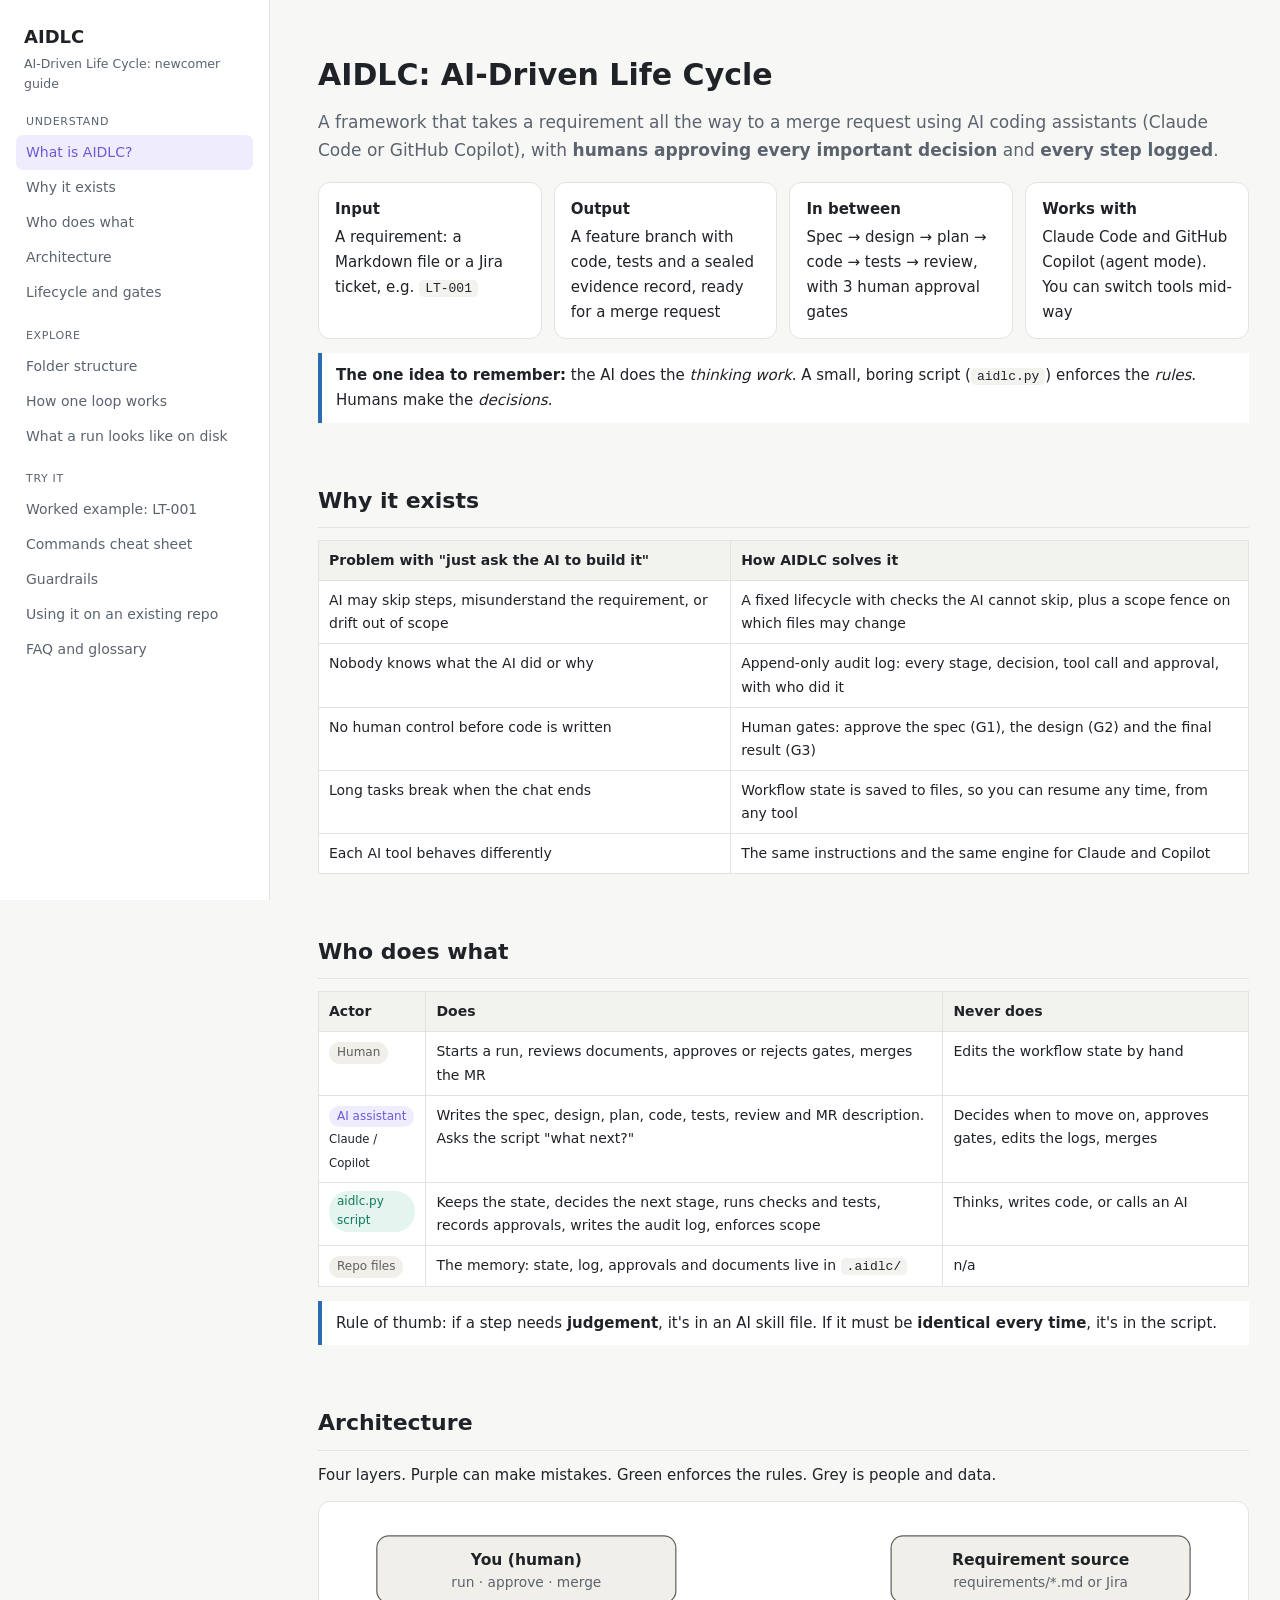
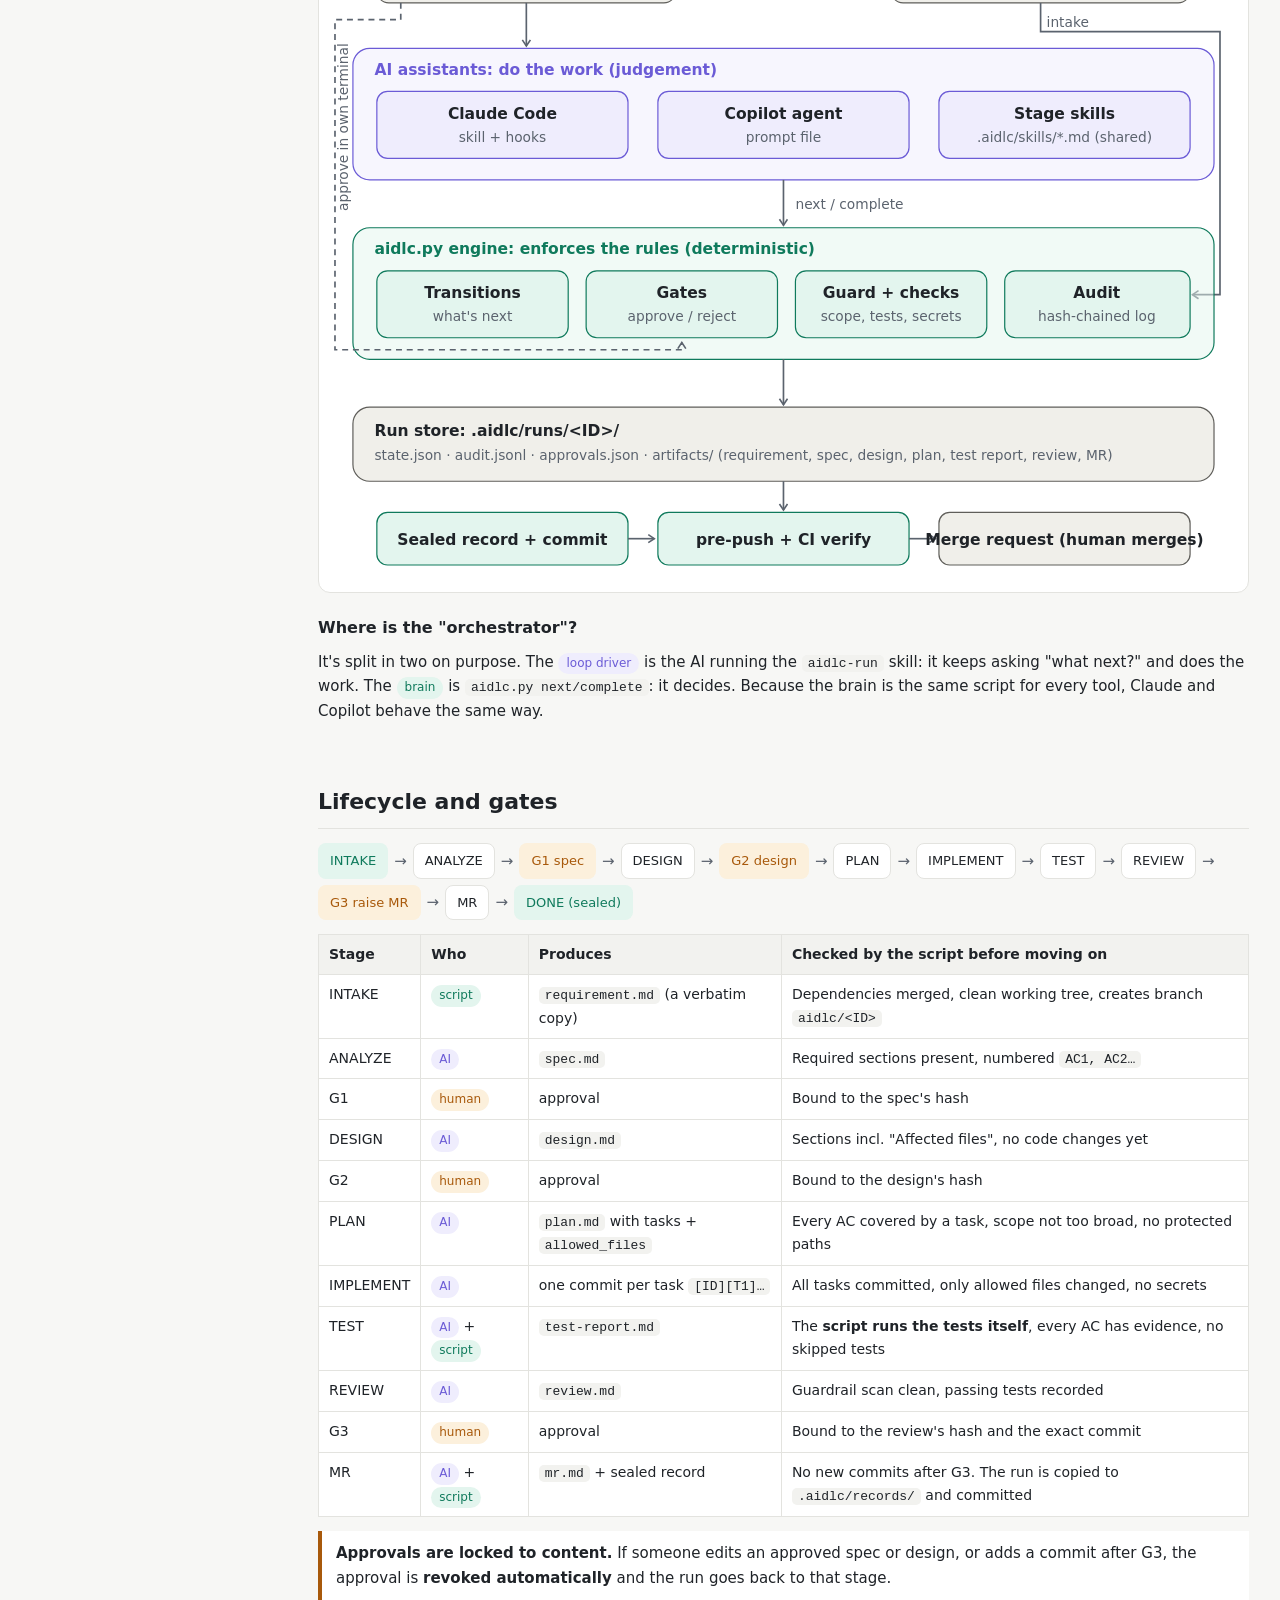
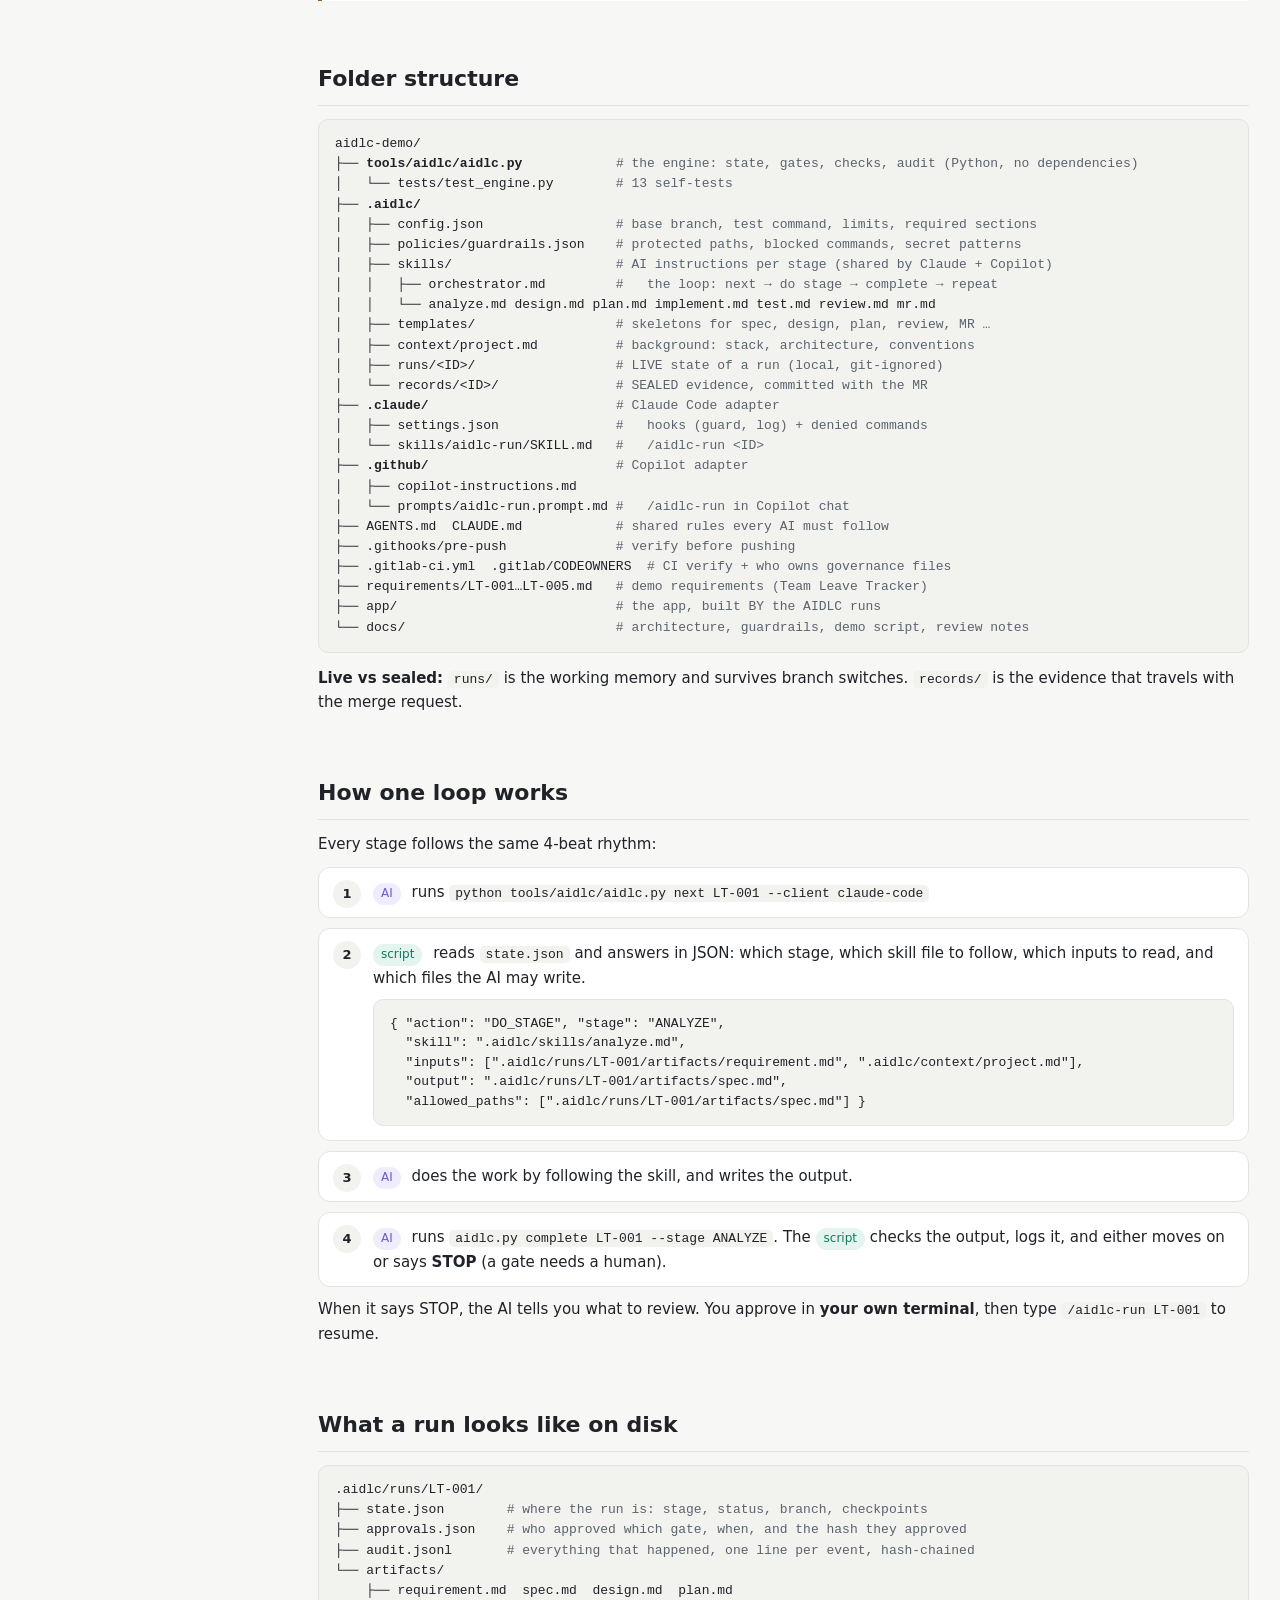
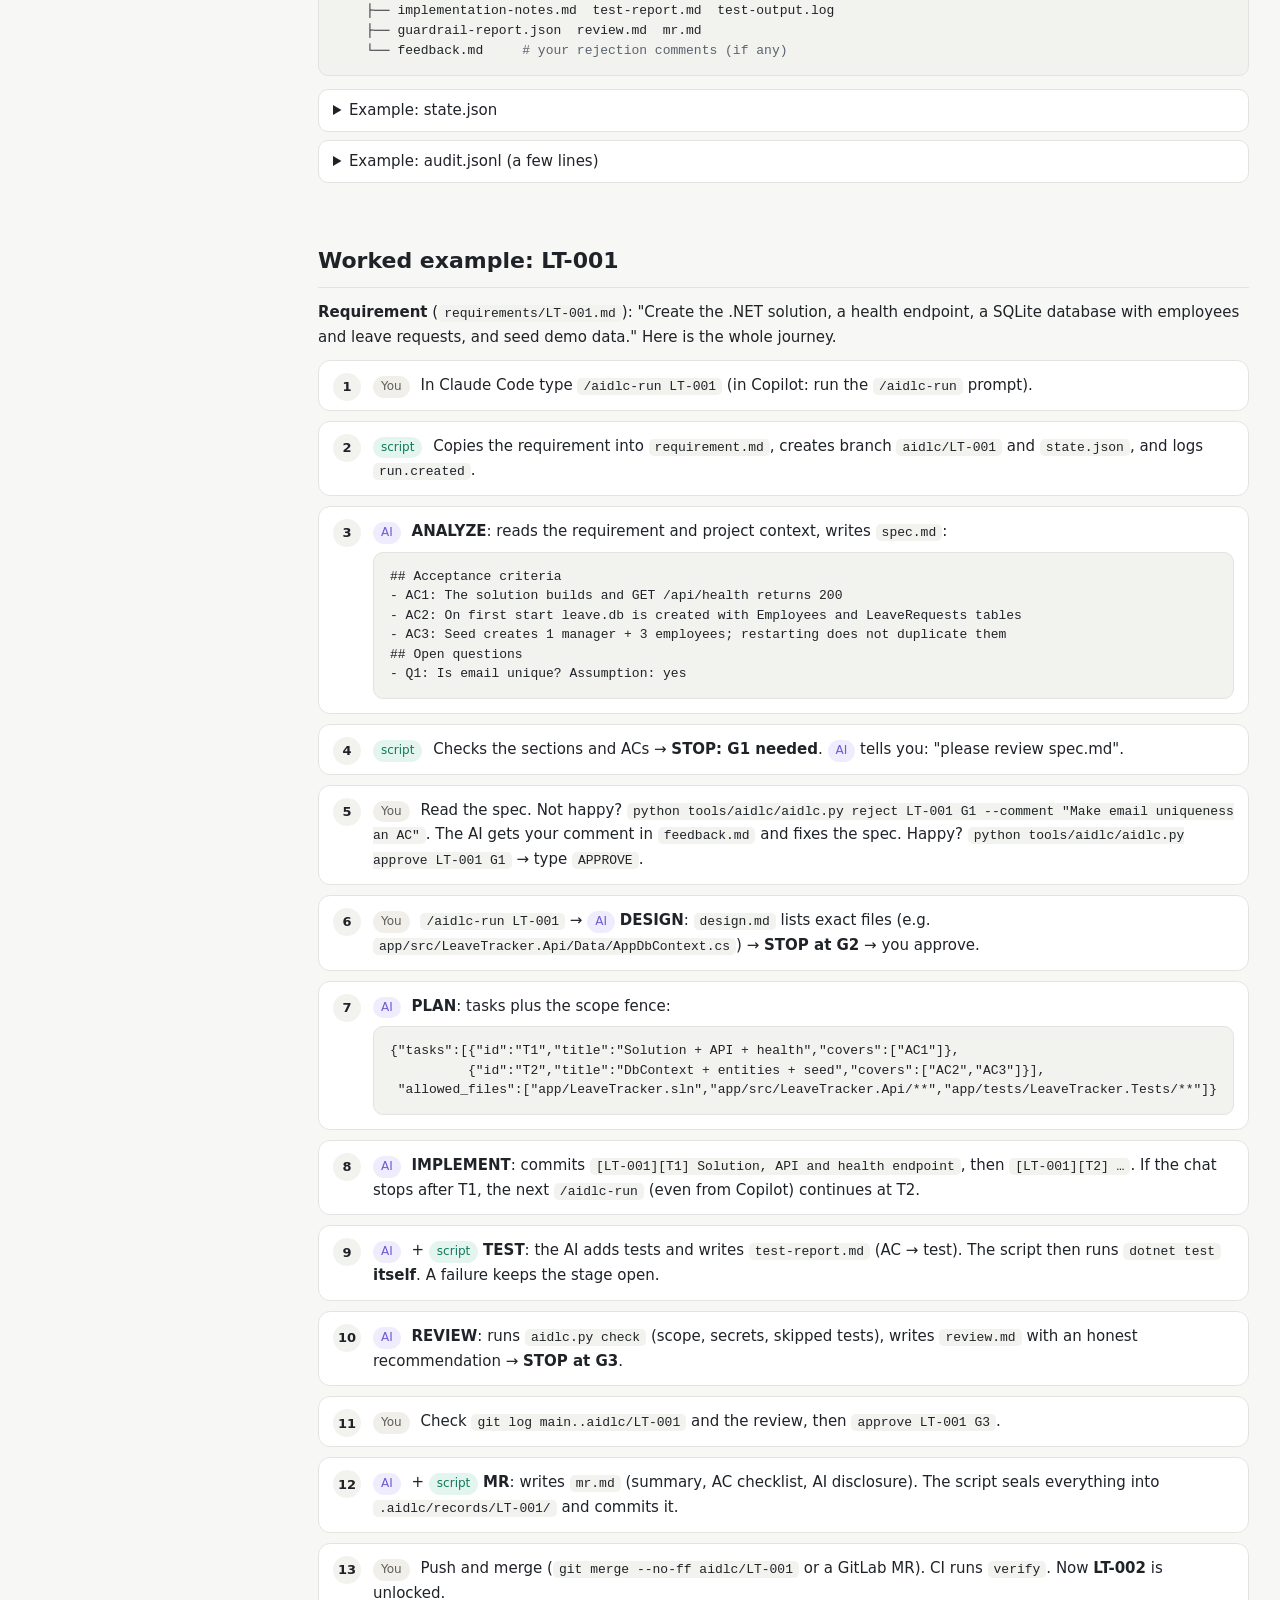
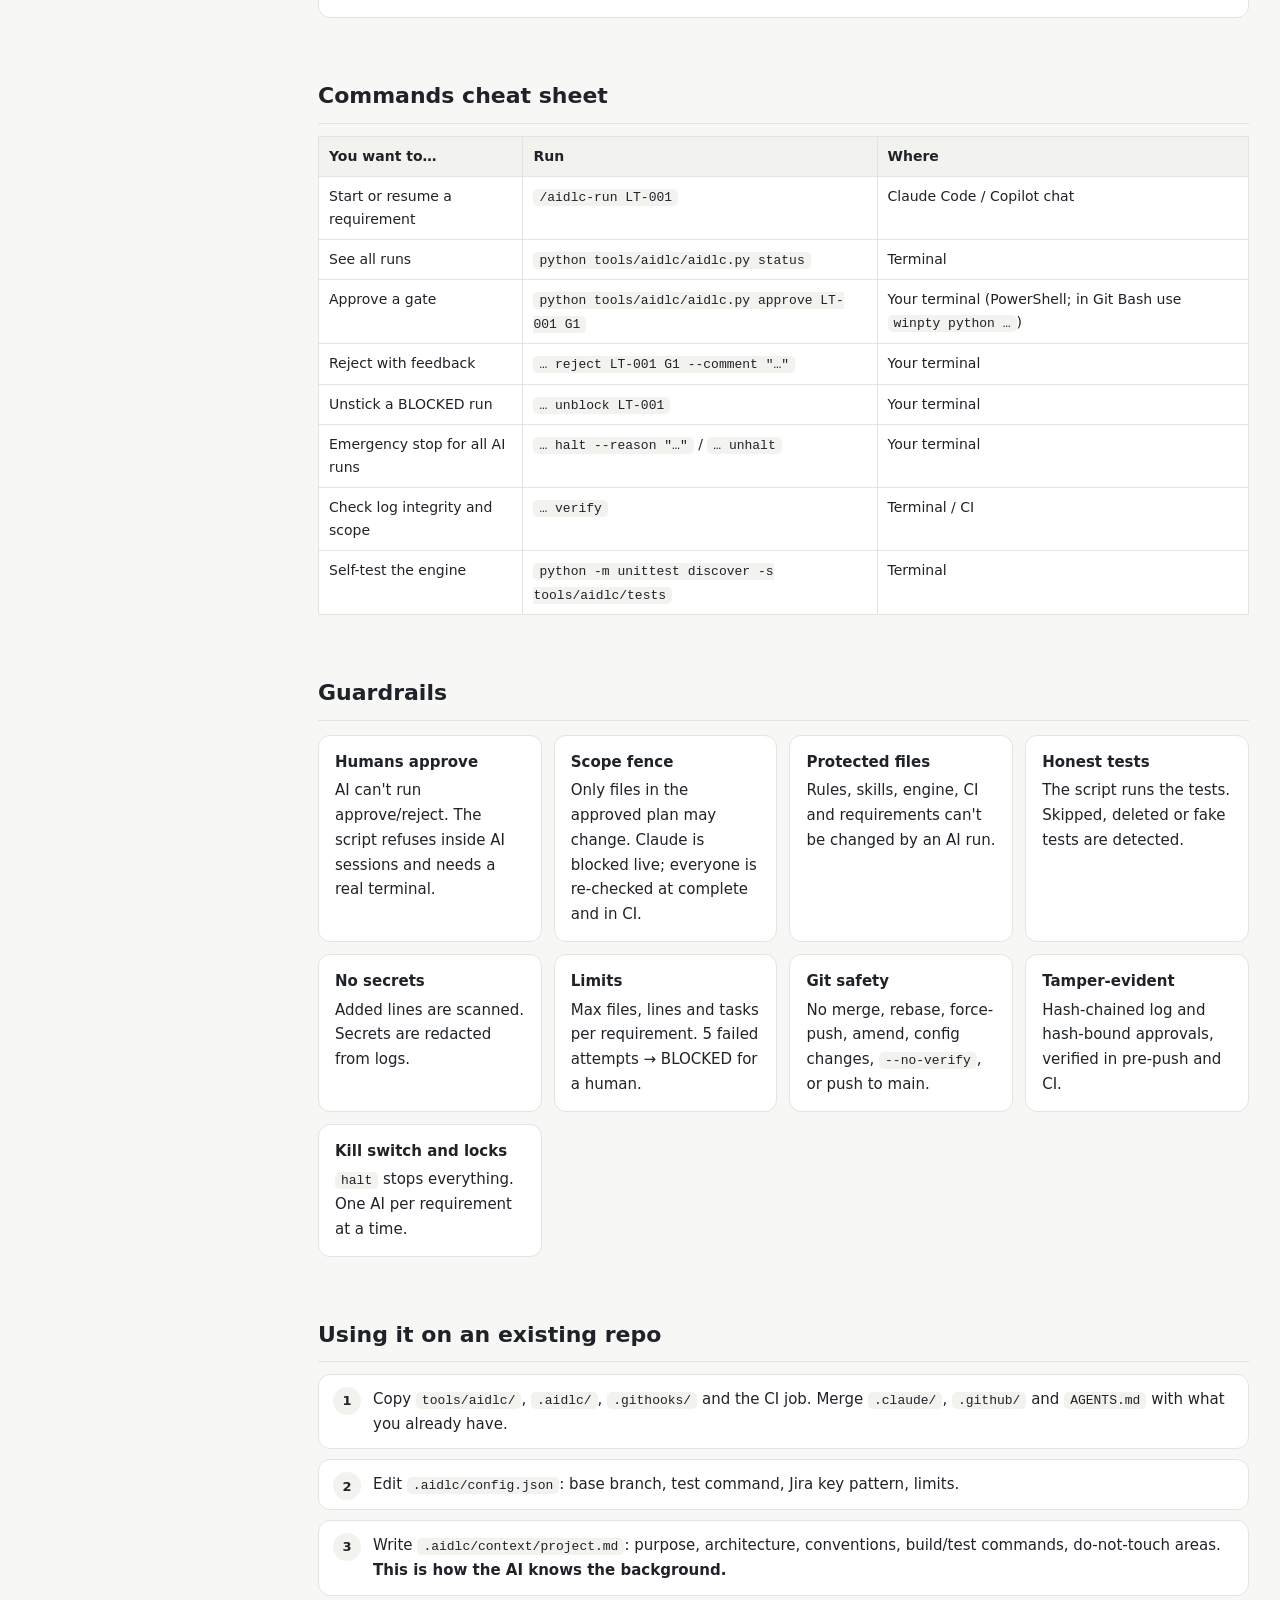
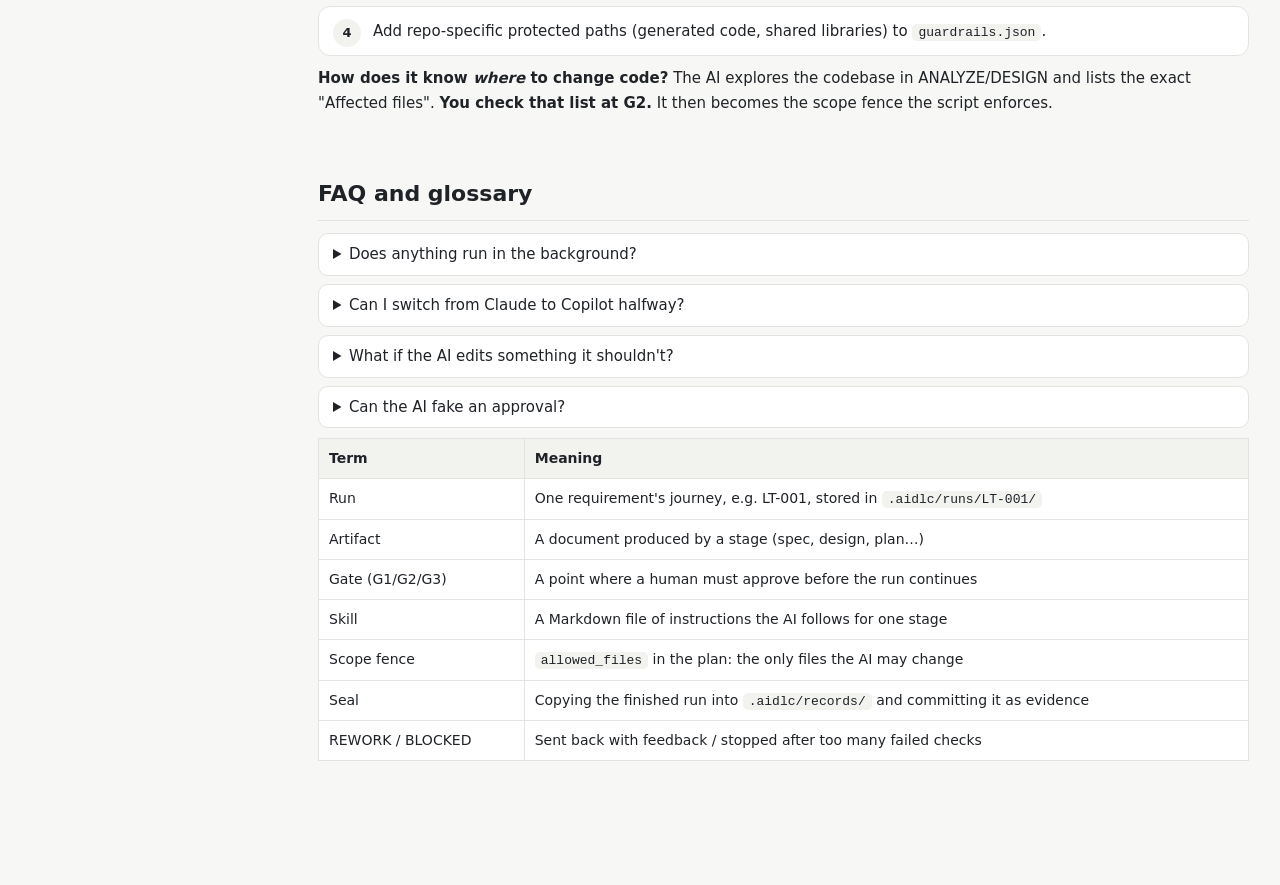
<file: files/aidlc-guide.html>
<!DOCTYPE html>
<html lang="en">
<head>
<meta charset="utf-8">
<meta name="viewport" content="width=device-width, initial-scale=1">
<title>AIDLC: AI-Driven Life Cycle guide</title>
<style>
  :root{
    --bg:#f7f7f5; --panel:#ffffff; --text:#1f2328; --muted:#5b636e; --line:#e3e3df;
    --ai:#6b5bd6; --ai-bg:#efedfd; --eng:#0f7a5c; --eng-bg:#e3f5ee; --hum:#5f5e5a; --hum-bg:#f0efea;
    --gate:#a8590b; --gate-bg:#fcf0dc; --code:#f2f2ef; --accent:#2b6cb0;
  }
  @media (prefers-color-scheme: dark){
    :root{ --bg:#16171a; --panel:#1e2024; --text:#e6e6e3; --muted:#a2a6ad; --line:#30333a;
      --ai:#a99ff0; --ai-bg:#2a2650; --eng:#5ccaa5; --eng-bg:#12372d; --hum:#c9c7bf; --hum-bg:#2c2c2a;
      --gate:#f0b15c; --gate-bg:#3e2a0c; --code:#25272c; --accent:#7fb3ec; }
  }
  *{box-sizing:border-box}
  html{scroll-behavior:smooth}
  body{margin:0;font:15px/1.65 system-ui,-apple-system,"Segoe UI",Roboto,sans-serif;color:var(--text);background:var(--bg)}
  .layout{display:grid;grid-template-columns:270px 1fr;min-height:100vh}
  nav{position:sticky;top:0;height:100vh;overflow:auto;background:var(--panel);border-right:1px solid var(--line);padding:22px 16px}
  nav .brand{font-weight:600;font-size:18px;margin:0 8px 2px}
  nav .sub{color:var(--muted);font-size:12.5px;margin:0 8px 18px}
  nav a{display:block;padding:6px 10px;border-radius:7px;color:var(--muted);text-decoration:none;font-size:14px}
  nav a:hover{background:var(--code);color:var(--text)}
  nav a.active{background:var(--ai-bg);color:var(--ai);font-weight:500}
  nav .grp{font-size:11px;text-transform:uppercase;letter-spacing:.06em;color:var(--muted);margin:16px 10px 4px}
  main{padding:36px 48px 80px;max-width:1040px}
  section{padding-top:14px;margin-bottom:46px;scroll-margin-top:12px}
  h1{font-size:30px;margin:0 0 6px;font-weight:600}
  h2{font-size:22px;margin:0 0 12px;font-weight:600;border-bottom:1px solid var(--line);padding-bottom:8px}
  h3{font-size:16px;margin:22px 0 8px;font-weight:600}
  p{margin:8px 0}
  .lead{font-size:17px;color:var(--muted);margin-bottom:18px}
  code,pre{font-family:ui-monospace,"Cascadia Code",Consolas,monospace;font-size:13px}
  code{background:var(--code);padding:1px 6px;border-radius:5px}
  pre{background:var(--code);padding:14px 16px;border-radius:10px;overflow:auto;border:1px solid var(--line);line-height:1.5}
  pre code{background:none;padding:0}
  table{border-collapse:collapse;width:100%;margin:10px 0;font-size:14px;background:var(--panel)}
  th,td{border:1px solid var(--line);padding:8px 10px;text-align:left;vertical-align:top}
  th{background:var(--code);font-weight:600}
  .cards{display:grid;grid-template-columns:repeat(auto-fit,minmax(220px,1fr));gap:12px;margin:14px 0}
  .card{background:var(--panel);border:1px solid var(--line);border-radius:12px;padding:14px 16px}
  .card b{display:block;margin-bottom:4px}
  .tag{display:inline-block;font-size:12px;padding:1px 8px;border-radius:20px;font-weight:500}
  .t-ai{background:var(--ai-bg);color:var(--ai)} .t-eng{background:var(--eng-bg);color:var(--eng)}
  .t-hum{background:var(--hum-bg);color:var(--hum)} .t-gate{background:var(--gate-bg);color:var(--gate)}
  .callout{border-left:4px solid var(--accent);background:var(--panel);padding:10px 14px;border-radius:0;margin:14px 0}
  .callout.warn{border-color:var(--gate)}
  .flow{display:flex;flex-wrap:wrap;align-items:center;gap:6px;margin:14px 0}
  .flow span{padding:6px 11px;border-radius:8px;font-size:13px;font-weight:500;border:1px solid var(--line);background:var(--panel)}
  .flow .g{background:var(--gate-bg);color:var(--gate);border-color:transparent}
  .flow .e{background:var(--eng-bg);color:var(--eng);border-color:transparent}
  .flow i{font-style:normal;color:var(--muted)}
  .diagram{background:var(--panel);border:1px solid var(--line);border-radius:12px;padding:10px;margin:14px 0}
  .diagram svg{width:100%;height:auto;display:block}
  svg .box{fill:var(--panel);stroke:var(--line)} svg text{fill:var(--text);font:13px system-ui,sans-serif}
  svg .ai{fill:var(--ai-bg);stroke:var(--ai)} svg .eng{fill:var(--eng-bg);stroke:var(--eng)}
  svg .hum{fill:var(--hum-bg);stroke:var(--hum)} svg .sm{font-size:11.5px;fill:var(--muted)}
  svg .t-ai{fill:var(--ai)} svg .t-eng{fill:var(--eng)} svg .ttl{font-weight:600}
  svg .arr{stroke:var(--muted);stroke-width:1.4;fill:none} svg .dash{stroke-dasharray:5 4}
  .tree{white-space:pre;line-height:1.55}
  .tree .c{color:var(--muted)}
  .steps{counter-reset:s;list-style:none;padding:0;margin:10px 0}
  .steps>li{counter-increment:s;position:relative;padding:12px 14px 12px 54px;background:var(--panel);border:1px solid var(--line);border-radius:12px;margin-bottom:10px}
  .steps>li::before{content:counter(s);position:absolute;left:14px;top:12px;width:28px;height:28px;border-radius:50%;background:var(--code);display:grid;place-items:center;font-weight:600;font-size:13px}
  .who{margin-right:6px}
  .steps pre{margin:8px 0 2px}
  details{background:var(--panel);border:1px solid var(--line);border-radius:10px;padding:8px 14px;margin:8px 0}
  summary{cursor:pointer;font-weight:500}
  @media (max-width:860px){.layout{grid-template-columns:1fr} nav{position:static;height:auto} main{padding:24px 18px}}
</style>
</head>
<body>
<div class="layout">
<nav>
  <div class="brand">AIDLC</div>
  <div class="sub">AI-Driven Life Cycle: newcomer guide</div>
  <div class="grp">Understand</div>
  <a href="#what" class="active">What is AIDLC?</a>
  <a href="#why">Why it exists</a>
  <a href="#who">Who does what</a>
  <a href="#arch">Architecture</a>
  <a href="#lifecycle">Lifecycle and gates</a>
  <div class="grp">Explore</div>
  <a href="#folders">Folder structure</a>
  <a href="#how">How one loop works</a>
  <a href="#files">What a run looks like on disk</a>
  <div class="grp">Try it</div>
  <a href="#example">Worked example: LT-001</a>
  <a href="#commands">Commands cheat sheet</a>
  <a href="#guardrails">Guardrails</a>
  <a href="#existing">Using it on an existing repo</a>
  <a href="#faq">FAQ and glossary</a>
</nav>

<main>
<section id="what">
  <h1>AIDLC: AI-Driven Life Cycle</h1>
  <p class="lead">A framework that takes a requirement all the way to a merge request using AI coding assistants
  (Claude Code or GitHub Copilot), with <b>humans approving every important decision</b> and <b>every step logged</b>.</p>
  <div class="cards">
    <div class="card"><b>Input</b>A requirement: a Markdown file or a Jira ticket, e.g. <code>LT-001</code></div>
    <div class="card"><b>Output</b>A feature branch with code, tests and a sealed evidence record, ready for a merge request</div>
    <div class="card"><b>In between</b>Spec → design → plan → code → tests → review, with 3 human approval gates</div>
    <div class="card"><b>Works with</b>Claude Code and GitHub Copilot (agent mode). You can switch tools mid-way</div>
  </div>
  <div class="callout"><b>The one idea to remember:</b> the AI does the <i>thinking work</i>. A small, boring script
  (<code>aidlc.py</code>) enforces the <i>rules</i>. Humans make the <i>decisions</i>.</div>
</section>

<section id="why">
  <h2>Why it exists</h2>
  <table>
    <tr><th>Problem with "just ask the AI to build it"</th><th>How AIDLC solves it</th></tr>
    <tr><td>AI may skip steps, misunderstand the requirement, or drift out of scope</td><td>A fixed lifecycle with checks the AI cannot skip, plus a scope fence on which files may change</td></tr>
    <tr><td>Nobody knows what the AI did or why</td><td>Append-only audit log: every stage, decision, tool call and approval, with who did it</td></tr>
    <tr><td>No human control before code is written</td><td>Human gates: approve the spec (G1), the design (G2) and the final result (G3)</td></tr>
    <tr><td>Long tasks break when the chat ends</td><td>Workflow state is saved to files, so you can resume any time, from any tool</td></tr>
    <tr><td>Each AI tool behaves differently</td><td>The same instructions and the same engine for Claude and Copilot</td></tr>
  </table>
</section>

<section id="who">
  <h2>Who does what</h2>
  <table>
    <tr><th>Actor</th><th>Does</th><th>Never does</th></tr>
    <tr><td><span class="tag t-hum">Human</span></td><td>Starts a run, reviews documents, approves or rejects gates, merges the MR</td><td>Edits the workflow state by hand</td></tr>
    <tr><td><span class="tag t-ai">AI assistant</span><br><small>Claude / Copilot</small></td><td>Writes the spec, design, plan, code, tests, review and MR description. Asks the script "what next?"</td><td>Decides when to move on, approves gates, edits the logs, merges</td></tr>
    <tr><td><span class="tag t-eng">aidlc.py script</span></td><td>Keeps the state, decides the next stage, runs checks and tests, records approvals, writes the audit log, enforces scope</td><td>Thinks, writes code, or calls an AI</td></tr>
    <tr><td><span class="tag t-hum">Repo files</span></td><td>The memory: state, log, approvals and documents live in <code>.aidlc/</code></td><td>n/a</td></tr>
  </table>
  <div class="callout">Rule of thumb: if a step needs <b>judgement</b>, it's in an AI skill file. If it must be
  <b>identical every time</b>, it's in the script.</div>
</section>

<section id="arch">
  <h2>Architecture</h2>
  <p>Four layers. Purple can make mistakes. Green enforces the rules. Grey is people and data.</p>
  <div class="diagram">
  <svg viewBox="0 0 760 560" role="img" aria-label="AIDLC architecture diagram">
    <defs><marker id="ah" viewBox="0 0 10 10" refX="8" refY="5" markerWidth="6" markerHeight="6" orient="auto-start-reverse"><path d="M2 1L8 5L2 9" fill="none" stroke="currentColor" stroke-width="1.6" style="stroke:var(--muted)"/></marker></defs>
    <rect class="hum" x="40" y="20" width="250" height="56" rx="10"/>
    <text class="ttl" x="165" y="44" text-anchor="middle">You (human)</text><text class="sm" x="165" y="63" text-anchor="middle">run · approve · merge</text>
    <rect class="hum" x="470" y="20" width="250" height="56" rx="10"/>
    <text class="ttl" x="595" y="44" text-anchor="middle">Requirement source</text><text class="sm" x="595" y="63" text-anchor="middle">requirements/*.md or Jira</text>
    <path class="arr" d="M165 76V112" marker-end="url(#ah)"/>
    <rect class="ai" x="20" y="114" width="720" height="110" rx="14" fill-opacity=".5"/>
    <text class="ttl t-ai" x="38" y="136">AI assistants: do the work (judgement)</text>
    <rect class="ai" x="40" y="150" width="210" height="56" rx="9"/><text class="ttl" x="145" y="173" text-anchor="middle">Claude Code</text><text class="sm" x="145" y="192" text-anchor="middle">skill + hooks</text>
    <rect class="ai" x="275" y="150" width="210" height="56" rx="9"/><text class="ttl" x="380" y="173" text-anchor="middle">Copilot agent</text><text class="sm" x="380" y="192" text-anchor="middle">prompt file</text>
    <rect class="ai" x="510" y="150" width="210" height="56" rx="9"/><text class="ttl" x="615" y="173" text-anchor="middle">Stage skills</text><text class="sm" x="615" y="192" text-anchor="middle">.aidlc/skills/*.md (shared)</text>
    <path class="arr" d="M380 224V262" marker-end="url(#ah)"/><text class="sm" x="390" y="248">next / complete</text>
    <path class="arr" d="M595 76V100H745V320H722" marker-end="url(#ah)"/><text class="sm" x="600" y="96">intake</text>
    <rect class="eng" x="20" y="264" width="720" height="110" rx="14" fill-opacity=".5"/>
    <text class="ttl t-eng" x="38" y="286">aidlc.py engine: enforces the rules (deterministic)</text>
    <rect class="eng" x="40" y="300" width="160" height="56" rx="9"/><text class="ttl" x="120" y="323" text-anchor="middle">Transitions</text><text class="sm" x="120" y="342" text-anchor="middle">what's next</text>
    <rect class="eng" x="215" y="300" width="160" height="56" rx="9"/><text class="ttl" x="295" y="323" text-anchor="middle">Gates</text><text class="sm" x="295" y="342" text-anchor="middle">approve / reject</text>
    <rect class="eng" x="390" y="300" width="160" height="56" rx="9"/><text class="ttl" x="470" y="323" text-anchor="middle">Guard + checks</text><text class="sm" x="470" y="342" text-anchor="middle">scope, tests, secrets</text>
    <rect class="eng" x="565" y="300" width="155" height="56" rx="9"/><text class="ttl" x="642" y="323" text-anchor="middle">Audit</text><text class="sm" x="642" y="342" text-anchor="middle">hash-chained log</text>
    <path class="arr dash" d="M60 76V90H5V366H295V360" marker-end="url(#ah)"/><text class="sm" x="16" y="250" transform="rotate(-90 16 250)">approve in own terminal</text>
    <path class="arr" d="M380 374V412" marker-end="url(#ah)"/>
    <rect class="hum" x="20" y="414" width="720" height="62" rx="14"/>
    <text class="ttl" x="38" y="438">Run store: .aidlc/runs/&lt;ID&gt;/</text>
    <text class="sm" x="38" y="458">state.json · audit.jsonl · approvals.json · artifacts/ (requirement, spec, design, plan, test report, review, MR)</text>
    <path class="arr" d="M380 476V500" marker-end="url(#ah)"/>
    <rect class="eng" x="40" y="502" width="210" height="44" rx="9"/><text class="ttl" x="145" y="529" text-anchor="middle">Sealed record + commit</text>
    <path class="arr" d="M250 524H272" marker-end="url(#ah)"/>
    <rect class="eng" x="275" y="502" width="210" height="44" rx="9"/><text class="ttl" x="380" y="529" text-anchor="middle">pre-push + CI verify</text>
    <path class="arr" d="M485 524H507" marker-end="url(#ah)"/>
    <rect class="hum" x="510" y="502" width="210" height="44" rx="9"/><text class="ttl" x="615" y="529" text-anchor="middle">Merge request (human merges)</text>
  </svg>
  </div>
  <h3>Where is the "orchestrator"?</h3>
  <p>It's split in two on purpose. The <span class="tag t-ai">loop driver</span> is the AI running the
  <code>aidlc-run</code> skill: it keeps asking "what next?" and does the work. The <span class="tag t-eng">brain</span>
  is <code>aidlc.py next/complete</code>: it decides. Because the brain is the same script for every tool, Claude and Copilot behave the same way.</p>
</section>

<section id="lifecycle">
  <h2>Lifecycle and gates</h2>
  <div class="flow">
    <span class="e">INTAKE</span><i>→</i><span>ANALYZE</span><i>→</i><span class="g">G1 spec</span><i>→</i>
    <span>DESIGN</span><i>→</i><span class="g">G2 design</span><i>→</i><span>PLAN</span><i>→</i><span>IMPLEMENT</span><i>→</i>
    <span>TEST</span><i>→</i><span>REVIEW</span><i>→</i><span class="g">G3 raise MR</span><i>→</i><span>MR</span><i>→</i><span class="e">DONE (sealed)</span>
  </div>
  <table>
    <tr><th>Stage</th><th>Who</th><th>Produces</th><th>Checked by the script before moving on</th></tr>
    <tr><td>INTAKE</td><td><span class="tag t-eng">script</span></td><td><code>requirement.md</code> (a verbatim copy)</td><td>Dependencies merged, clean working tree, creates branch <code>aidlc/&lt;ID&gt;</code></td></tr>
    <tr><td>ANALYZE</td><td><span class="tag t-ai">AI</span></td><td><code>spec.md</code></td><td>Required sections present, numbered <code>AC1, AC2…</code></td></tr>
    <tr><td>G1</td><td><span class="tag t-gate">human</span></td><td>approval</td><td>Bound to the spec's hash</td></tr>
    <tr><td>DESIGN</td><td><span class="tag t-ai">AI</span></td><td><code>design.md</code></td><td>Sections incl. "Affected files", no code changes yet</td></tr>
    <tr><td>G2</td><td><span class="tag t-gate">human</span></td><td>approval</td><td>Bound to the design's hash</td></tr>
    <tr><td>PLAN</td><td><span class="tag t-ai">AI</span></td><td><code>plan.md</code> with tasks + <code>allowed_files</code></td><td>Every AC covered by a task, scope not too broad, no protected paths</td></tr>
    <tr><td>IMPLEMENT</td><td><span class="tag t-ai">AI</span></td><td>one commit per task <code>[ID][T1]…</code></td><td>All tasks committed, only allowed files changed, no secrets</td></tr>
    <tr><td>TEST</td><td><span class="tag t-ai">AI</span> + <span class="tag t-eng">script</span></td><td><code>test-report.md</code></td><td>The <b>script runs the tests itself</b>, every AC has evidence, no skipped tests</td></tr>
    <tr><td>REVIEW</td><td><span class="tag t-ai">AI</span></td><td><code>review.md</code></td><td>Guardrail scan clean, passing tests recorded</td></tr>
    <tr><td>G3</td><td><span class="tag t-gate">human</span></td><td>approval</td><td>Bound to the review's hash and the exact commit</td></tr>
    <tr><td>MR</td><td><span class="tag t-ai">AI</span> + <span class="tag t-eng">script</span></td><td><code>mr.md</code> + sealed record</td><td>No new commits after G3. The run is copied to <code>.aidlc/records/</code> and committed</td></tr>
  </table>
  <div class="callout warn"><b>Approvals are locked to content.</b> If someone edits an approved spec or design, or adds a commit
  after G3, the approval is <b>revoked automatically</b> and the run goes back to that stage.</div>
</section>

<section id="folders">
  <h2>Folder structure</h2>
<pre class="tree">aidlc-demo/
├── <b>tools/aidlc/aidlc.py</b>            <span class="c"># the engine: state, gates, checks, audit (Python, no dependencies)</span>
│   └── tests/test_engine.py        <span class="c"># 13 self-tests</span>
├── <b>.aidlc/</b>
│   ├── config.json                 <span class="c"># base branch, test command, limits, required sections</span>
│   ├── policies/guardrails.json    <span class="c"># protected paths, blocked commands, secret patterns</span>
│   ├── skills/                     <span class="c"># AI instructions per stage (shared by Claude + Copilot)</span>
│   │   ├── orchestrator.md         <span class="c">#   the loop: next → do stage → complete → repeat</span>
│   │   └── analyze.md design.md plan.md implement.md test.md review.md mr.md
│   ├── templates/                  <span class="c"># skeletons for spec, design, plan, review, MR …</span>
│   ├── context/project.md          <span class="c"># background: stack, architecture, conventions</span>
│   ├── runs/&lt;ID&gt;/                  <span class="c"># LIVE state of a run (local, git-ignored)</span>
│   └── records/&lt;ID&gt;/               <span class="c"># SEALED evidence, committed with the MR</span>
├── <b>.claude/</b>                        <span class="c"># Claude Code adapter</span>
│   ├── settings.json               <span class="c">#   hooks (guard, log) + denied commands</span>
│   └── skills/aidlc-run/SKILL.md   <span class="c">#   /aidlc-run &lt;ID&gt;</span>
├── <b>.github/</b>                        <span class="c"># Copilot adapter</span>
│   ├── copilot-instructions.md
│   └── prompts/aidlc-run.prompt.md <span class="c">#   /aidlc-run in Copilot chat</span>
├── AGENTS.md  CLAUDE.md            <span class="c"># shared rules every AI must follow</span>
├── .githooks/pre-push              <span class="c"># verify before pushing</span>
├── .gitlab-ci.yml  .gitlab/CODEOWNERS  <span class="c"># CI verify + who owns governance files</span>
├── requirements/LT-001…LT-005.md   <span class="c"># demo requirements (Team Leave Tracker)</span>
├── app/                            <span class="c"># the app, built BY the AIDLC runs</span>
└── docs/                           <span class="c"># architecture, guardrails, demo script, review notes</span></pre>
  <p><b>Live vs sealed:</b> <code>runs/</code> is the working memory and survives branch switches. <code>records/</code> is the
  evidence that travels with the merge request.</p>
</section>

<section id="how">
  <h2>How one loop works</h2>
  <p>Every stage follows the same 4-beat rhythm:</p>
  <ol class="steps">
    <li><span class="tag t-ai who">AI</span> runs <code>python tools/aidlc/aidlc.py next LT-001 --client claude-code</code></li>
    <li><span class="tag t-eng who">script</span> reads <code>state.json</code> and answers in JSON: which stage, which skill file to follow, which inputs to read, and which files the AI may write.
<pre><code>{ "action": "DO_STAGE", "stage": "ANALYZE",
  "skill": ".aidlc/skills/analyze.md",
  "inputs": [".aidlc/runs/LT-001/artifacts/requirement.md", ".aidlc/context/project.md"],
  "output": ".aidlc/runs/LT-001/artifacts/spec.md",
  "allowed_paths": [".aidlc/runs/LT-001/artifacts/spec.md"] }</code></pre></li>
    <li><span class="tag t-ai who">AI</span> does the work by following the skill, and writes the output.</li>
    <li><span class="tag t-ai who">AI</span> runs <code>aidlc.py complete LT-001 --stage ANALYZE</code>. The <span class="tag t-eng">script</span> checks the output, logs it, and either moves on or says <b>STOP</b> (a gate needs a human).</li>
  </ol>
  <p>When it says STOP, the AI tells you what to review. You approve in <b>your own terminal</b>, then type <code>/aidlc-run LT-001</code> to resume.</p>
</section>

<section id="files">
  <h2>What a run looks like on disk</h2>
<pre class="tree">.aidlc/runs/LT-001/
├── state.json        <span class="c"># where the run is: stage, status, branch, checkpoints</span>
├── approvals.json    <span class="c"># who approved which gate, when, and the hash they approved</span>
├── audit.jsonl       <span class="c"># everything that happened, one line per event, hash-chained</span>
└── artifacts/
    ├── requirement.md  spec.md  design.md  plan.md
    ├── implementation-notes.md  test-report.md  test-output.log
    ├── guardrail-report.json  review.md  mr.md
    └── feedback.md     <span class="c"># your rejection comments (if any)</span></pre>
  <details><summary>Example: state.json</summary>
<pre><code>{ "req_id": "LT-001", "title": "Database, data model and solution skeleton",
  "stage": "G2", "status": "AWAITING_APPROVAL", "branch": "aidlc/LT-001",
  "artifacts": { "ANALYZE": { "path": "spec.md", "sha256": "sha256:ab12…" },
                 "DESIGN":  { "path": "design.md", "sha256": "sha256:c77e…" } } }</code></pre></details>
  <details><summary>Example: audit.jsonl (a few lines)</summary>
<pre><code>{"seq":4,"actor":"ai:claude-code","action":"stage.complete","stage":"ANALYZE","prev_hash":"…","hash":"…"}
{"seq":6,"actor":"human:Ash","action":"gate.reject","gate":"G1","comment":"Email must be unique"}
{"seq":9,"actor":"human:Ash","action":"gate.approve","gate":"G1"}
{"seq":11,"actor":"ai:copilot","action":"stage.complete","stage":"DESIGN"}</code></pre>
  <p>Each line includes the hash of the previous line. Change any line and <code>verify</code> reports exactly which one.</p></details>
</section>

<section id="example">
  <h2>Worked example: LT-001</h2>
  <p><b>Requirement</b> (<code>requirements/LT-001.md</code>): "Create the .NET solution, a health endpoint, a SQLite database with
  employees and leave requests, and seed demo data." Here is the whole journey.</p>
  <ol class="steps">
    <li><span class="tag t-hum who">You</span> In Claude Code type <code>/aidlc-run LT-001</code> (in Copilot: run the <code>/aidlc-run</code> prompt).</li>
    <li><span class="tag t-eng who">script</span> Copies the requirement into <code>requirement.md</code>, creates branch <code>aidlc/LT-001</code> and <code>state.json</code>, and logs <code>run.created</code>.</li>
    <li><span class="tag t-ai who">AI</span> <b>ANALYZE</b>: reads the requirement and project context, writes <code>spec.md</code>:
<pre><code>## Acceptance criteria
- AC1: The solution builds and GET /api/health returns 200
- AC2: On first start leave.db is created with Employees and LeaveRequests tables
- AC3: Seed creates 1 manager + 3 employees; restarting does not duplicate them
## Open questions
- Q1: Is email unique? Assumption: yes</code></pre></li>
    <li><span class="tag t-eng who">script</span> Checks the sections and ACs → <b>STOP: G1 needed</b>. <span class="tag t-ai">AI</span> tells you: "please review spec.md".</li>
    <li><span class="tag t-hum who">You</span> Read the spec. Not happy? <code>python tools/aidlc/aidlc.py reject LT-001 G1 --comment "Make email uniqueness an AC"</code>.
      The AI gets your comment in <code>feedback.md</code> and fixes the spec. Happy? <code>python tools/aidlc/aidlc.py approve LT-001 G1</code> → type <code>APPROVE</code>.</li>
    <li><span class="tag t-hum who">You</span> <code>/aidlc-run LT-001</code> → <span class="tag t-ai">AI</span> <b>DESIGN</b>: <code>design.md</code> lists exact files (e.g. <code>app/src/LeaveTracker.Api/Data/AppDbContext.cs</code>) → <b>STOP at G2</b> → you approve.</li>
    <li><span class="tag t-ai who">AI</span> <b>PLAN</b>: tasks plus the scope fence:
<pre><code>{"tasks":[{"id":"T1","title":"Solution + API + health","covers":["AC1"]},
          {"id":"T2","title":"DbContext + entities + seed","covers":["AC2","AC3"]}],
 "allowed_files":["app/LeaveTracker.sln","app/src/LeaveTracker.Api/**","app/tests/LeaveTracker.Tests/**"]}</code></pre></li>
    <li><span class="tag t-ai who">AI</span> <b>IMPLEMENT</b>: commits <code>[LT-001][T1] Solution, API and health endpoint</code>, then <code>[LT-001][T2] …</code>.
      If the chat stops after T1, the next <code>/aidlc-run</code> (even from Copilot) continues at T2.</li>
    <li><span class="tag t-ai who">AI</span> + <span class="tag t-eng">script</span> <b>TEST</b>: the AI adds tests and writes <code>test-report.md</code> (AC → test). The script then runs <code>dotnet test</code> <b>itself</b>. A failure keeps the stage open.</li>
    <li><span class="tag t-ai who">AI</span> <b>REVIEW</b>: runs <code>aidlc.py check</code> (scope, secrets, skipped tests), writes <code>review.md</code> with an honest recommendation → <b>STOP at G3</b>.</li>
    <li><span class="tag t-hum who">You</span> Check <code>git log main..aidlc/LT-001</code> and the review, then <code>approve LT-001 G3</code>.</li>
    <li><span class="tag t-ai who">AI</span> + <span class="tag t-eng">script</span> <b>MR</b>: writes <code>mr.md</code> (summary, AC checklist, AI disclosure). The script seals everything into <code>.aidlc/records/LT-001/</code> and commits it.</li>
    <li><span class="tag t-hum who">You</span> Push and merge (<code>git merge --no-ff aidlc/LT-001</code> or a GitLab MR). CI runs <code>verify</code>. Now <b>LT-002</b> is unlocked.</li>
  </ol>
</section>

<section id="commands">
  <h2>Commands cheat sheet</h2>
  <table>
    <tr><th>You want to…</th><th>Run</th><th>Where</th></tr>
    <tr><td>Start or resume a requirement</td><td><code>/aidlc-run LT-001</code></td><td>Claude Code / Copilot chat</td></tr>
    <tr><td>See all runs</td><td><code>python tools/aidlc/aidlc.py status</code></td><td>Terminal</td></tr>
    <tr><td>Approve a gate</td><td><code>python tools/aidlc/aidlc.py approve LT-001 G1</code></td><td>Your terminal (PowerShell; in Git Bash use <code>winpty python …</code>)</td></tr>
    <tr><td>Reject with feedback</td><td><code>… reject LT-001 G1 --comment "…"</code></td><td>Your terminal</td></tr>
    <tr><td>Unstick a BLOCKED run</td><td><code>… unblock LT-001</code></td><td>Your terminal</td></tr>
    <tr><td>Emergency stop for all AI runs</td><td><code>… halt --reason "…"</code> / <code>… unhalt</code></td><td>Your terminal</td></tr>
    <tr><td>Check log integrity and scope</td><td><code>… verify</code></td><td>Terminal / CI</td></tr>
    <tr><td>Self-test the engine</td><td><code>python -m unittest discover -s tools/aidlc/tests</code></td><td>Terminal</td></tr>
  </table>
</section>

<section id="guardrails">
  <h2>Guardrails</h2>
  <div class="cards">
    <div class="card"><b>Humans approve</b>AI can't run approve/reject. The script refuses inside AI sessions and needs a real terminal.</div>
    <div class="card"><b>Scope fence</b>Only files in the approved plan may change. Claude is blocked live; everyone is re-checked at complete and in CI.</div>
    <div class="card"><b>Protected files</b>Rules, skills, engine, CI and requirements can't be changed by an AI run.</div>
    <div class="card"><b>Honest tests</b>The script runs the tests. Skipped, deleted or fake tests are detected.</div>
    <div class="card"><b>No secrets</b>Added lines are scanned. Secrets are redacted from logs.</div>
    <div class="card"><b>Limits</b>Max files, lines and tasks per requirement. 5 failed attempts → BLOCKED for a human.</div>
    <div class="card"><b>Git safety</b>No merge, rebase, force-push, amend, config changes, <code>--no-verify</code>, or push to main.</div>
    <div class="card"><b>Tamper-evident</b>Hash-chained log and hash-bound approvals, verified in pre-push and CI.</div>
    <div class="card"><b>Kill switch and locks</b><code>halt</code> stops everything. One AI per requirement at a time.</div>
  </div>
</section>

<section id="existing">
  <h2>Using it on an existing repo</h2>
  <ol class="steps">
    <li>Copy <code>tools/aidlc/</code>, <code>.aidlc/</code>, <code>.githooks/</code> and the CI job. Merge <code>.claude/</code>, <code>.github/</code> and <code>AGENTS.md</code> with what you already have.</li>
    <li>Edit <code>.aidlc/config.json</code>: base branch, test command, Jira key pattern, limits.</li>
    <li>Write <code>.aidlc/context/project.md</code>: purpose, architecture, conventions, build/test commands, do-not-touch areas. <b>This is how the AI knows the background.</b></li>
    <li>Add repo-specific protected paths (generated code, shared libraries) to <code>guardrails.json</code>.</li>
  </ol>
  <p><b>How does it know <i>where</i> to change code?</b> The AI explores the codebase in ANALYZE/DESIGN and lists the exact
  "Affected files". <b>You check that list at G2.</b> It then becomes the scope fence the script enforces.</p>
</section>

<section id="faq">
  <h2>FAQ and glossary</h2>
  <details><summary>Does anything run in the background?</summary><p>No. The workflow moves only while an AI chat is running <code>/aidlc-run</code>. Between sessions, everything waits safely in the state files.</p></details>
  <details><summary>Can I switch from Claude to Copilot halfway?</summary><p>Yes. The state lives in files, not in the chat. The audit log records which tool did each stage.</p></details>
  <details><summary>What if the AI edits something it shouldn't?</summary><p>Claude is blocked immediately by a hook. For Copilot, the script's git-diff check fails the stage, and CI fails the MR.</p></details>
  <details><summary>Can the AI fake an approval?</summary><p>It's blocked several ways locally, but a determined process on the same machine could forge files. For full assurance, approvals should come from GitLab MR approvals or Jira (a planned enhancement).</p></details>
  <table>
    <tr><th>Term</th><th>Meaning</th></tr>
    <tr><td>Run</td><td>One requirement's journey, e.g. LT-001, stored in <code>.aidlc/runs/LT-001/</code></td></tr>
    <tr><td>Artifact</td><td>A document produced by a stage (spec, design, plan…)</td></tr>
    <tr><td>Gate (G1/G2/G3)</td><td>A point where a human must approve before the run continues</td></tr>
    <tr><td>Skill</td><td>A Markdown file of instructions the AI follows for one stage</td></tr>
    <tr><td>Scope fence</td><td><code>allowed_files</code> in the plan: the only files the AI may change</td></tr>
    <tr><td>Seal</td><td>Copying the finished run into <code>.aidlc/records/</code> and committing it as evidence</td></tr>
    <tr><td>REWORK / BLOCKED</td><td>Sent back with feedback / stopped after too many failed checks</td></tr>
  </table>
</section>
</main>
</div>
<script>
  const links=[...document.querySelectorAll('nav a')];
  const map=new Map(links.map(a=>[a.getAttribute('href').slice(1),a]));
  const obs=new IntersectionObserver(es=>{es.forEach(e=>{if(e.isIntersecting){links.forEach(l=>l.classList.remove('active'));map.get(e.target.id)?.classList.add('active');}})},{rootMargin:'-20% 0px -70% 0px'});
  document.querySelectorAll('section[id]').forEach(s=>obs.observe(s));
</script>
</body>
</html>
</file>
